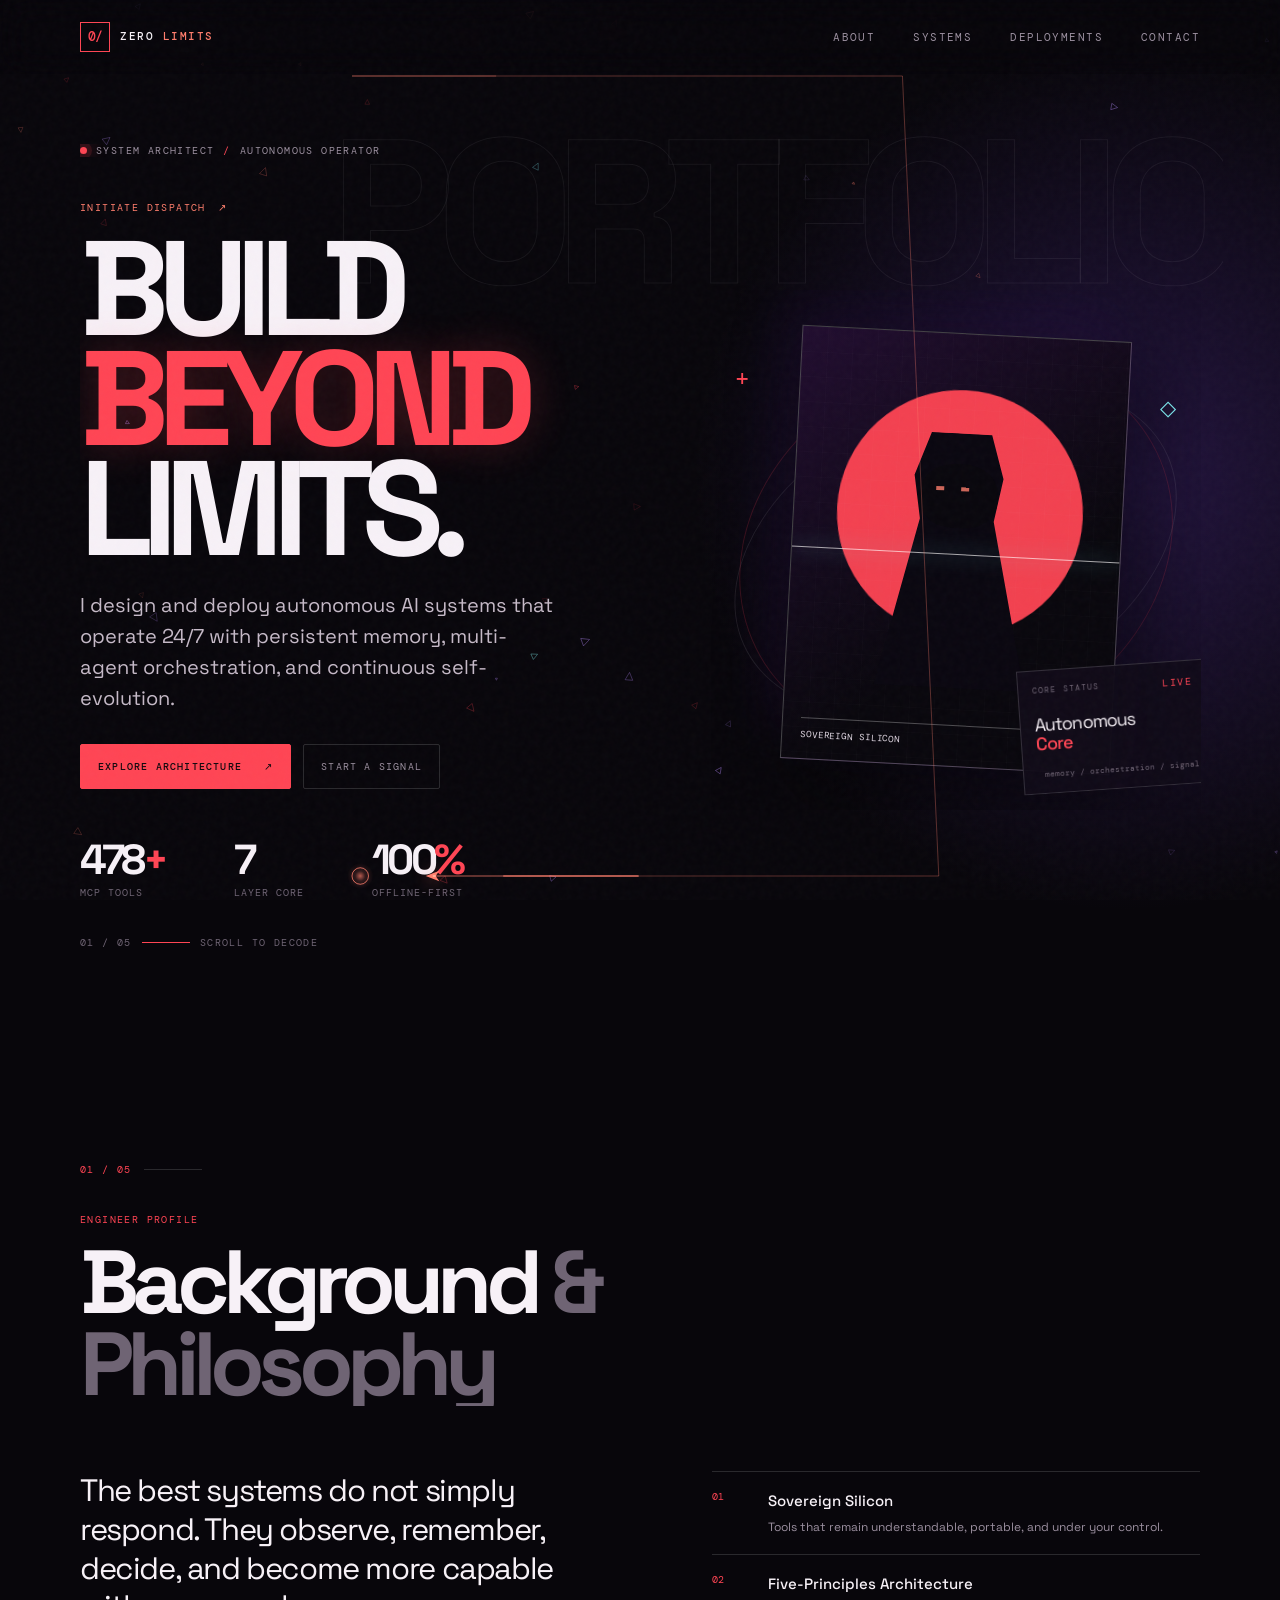
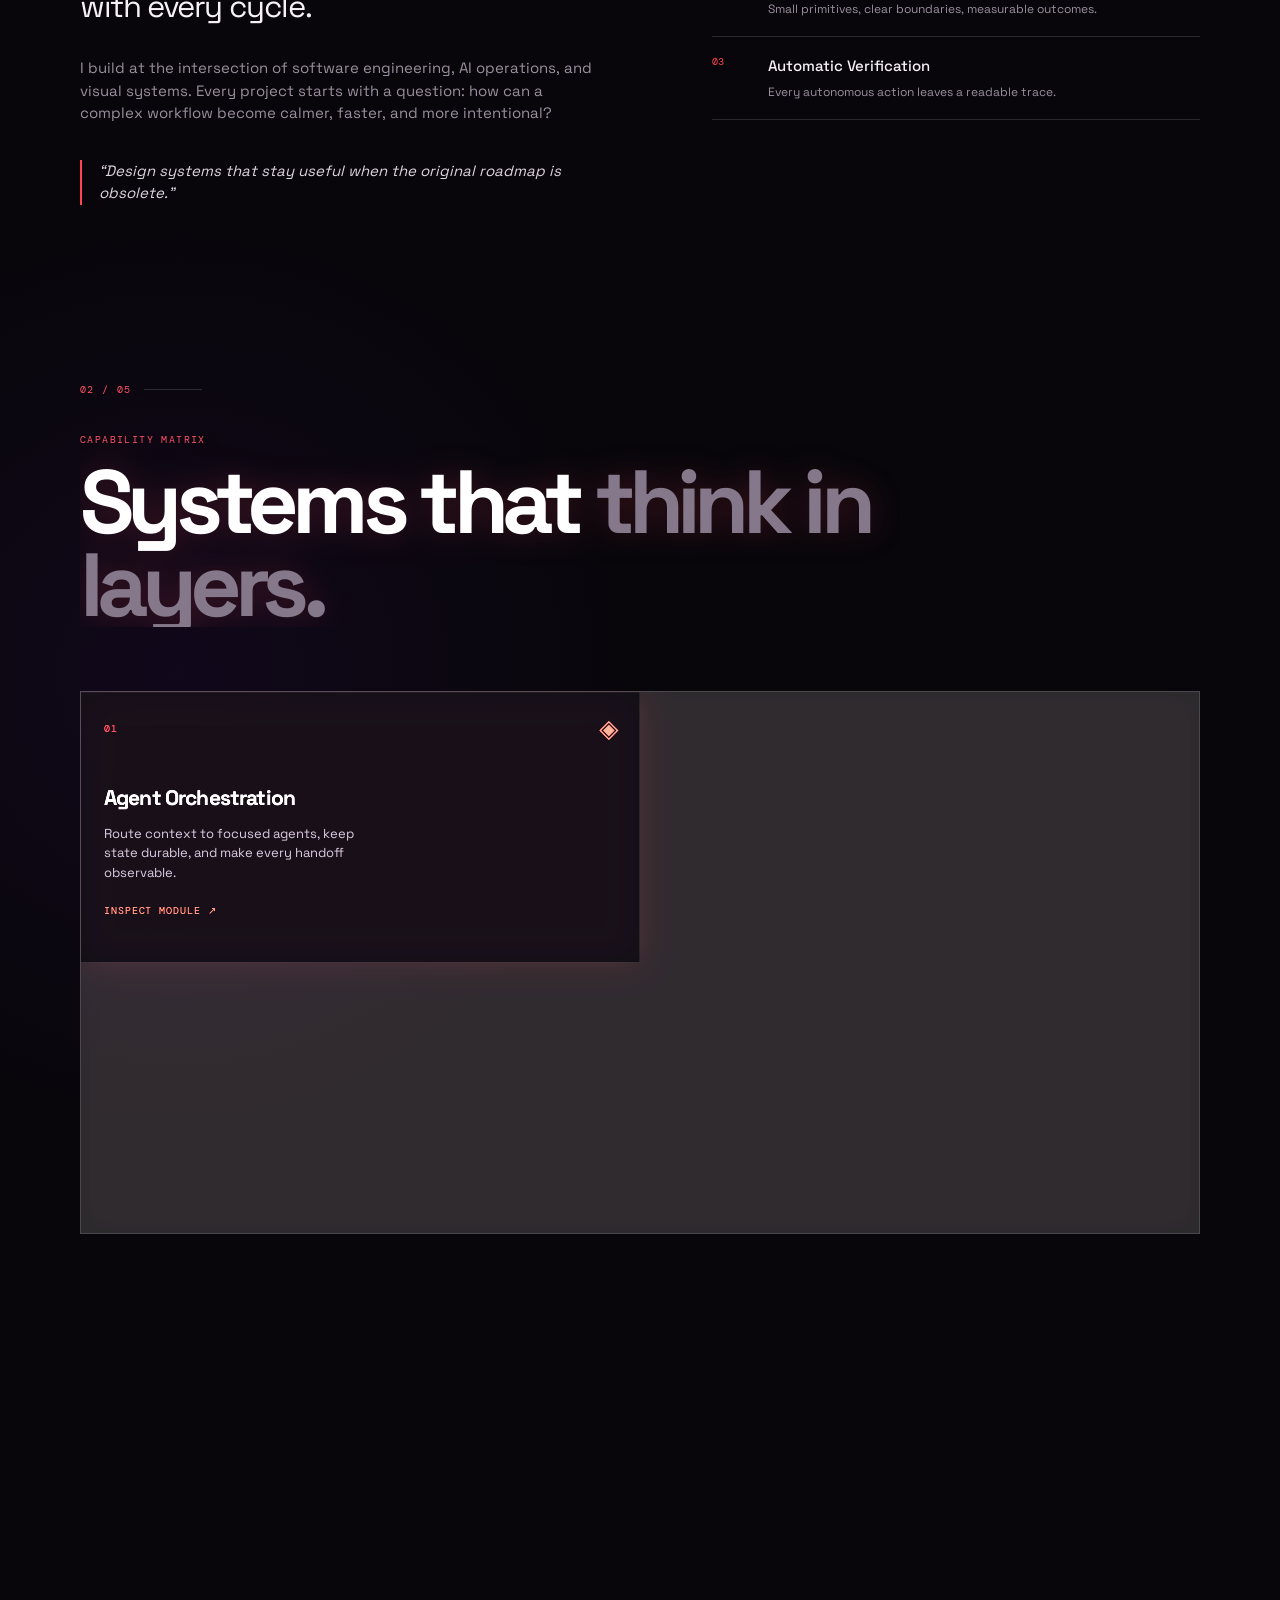
<file: index.html>
<!doctype html>
<html lang="id" class="is-opening">
<head>
  <meta charset="utf-8">
  <meta name="viewport" content="width=device-width, initial-scale=1, viewport-fit=cover">
  <meta name="theme-color" content="#09070d">
  <meta name="description" content="ZERO LIMITS — portfolio mobile-first untuk autonomous systems, AI engineering, dan creative technology.">
  <meta property="og:title" content="ZERO LIMITS — Autonomous Systems Portfolio">
  <meta property="og:description" content="Build beyond limits. Explore an independent AI engineer's systems, experiments, and flagship deployments.">
  <meta property="og:type" content="website">
  <title>ZERO LIMITS — Autonomous Systems Portfolio</title>
  <link rel="preconnect" href="https://fonts.googleapis.com">
  <link rel="preconnect" href="https://fonts.gstatic.com" crossorigin>
  <link href="https://fonts.googleapis.com/css2?family=DM+Mono:wght@400;500&family=Space+Grotesk:wght@400;500;600;700&display=swap" rel="stylesheet">
  <link rel="stylesheet" href="css/styles.css">
  <noscript><style>html.is-opening .site-header,html.is-opening main,html.is-opening .site-footer{visibility:visible!important}</style></noscript>
  <link rel="manifest" href="manifest.webmanifest">
  <link rel="icon" href="assets/icon.svg" type="image/svg+xml">
</head>
<body>
  <canvas id="particle-field" aria-hidden="true"></canvas>
  <canvas id="boot-cursors" aria-hidden="true"></canvas>
  <canvas id="brush-cursor" aria-hidden="true"></canvas>
  <div class="noise" aria-hidden="true"></div>

  <header class="site-header" data-header>
    <a class="brand" href="#top" aria-label="ZERO LIMITS home">
      <span class="brand-mark">0/</span>
      <span class="brand-name">ZERO <em>LIMITS</em></span>
    </a>
    <nav class="primary-nav" id="primary-nav" aria-label="Navigasi utama">
      <a href="#about">About</a>
      <a href="#systems">Systems</a>
      <a href="#deployments">Deployments</a>
      <a href="#contact">Contact</a>
    </nav>
    <button class="menu-toggle" type="button" aria-expanded="false" aria-controls="primary-nav" aria-label="Buka navigasi">
      <span></span><span></span>
    </button>
  </header>

  <main id="top">
    <section class="hero section-wrap" id="home">
      <div class="hero-word" aria-hidden="true">PORTFOLIO</div>
      <div class="hero-kicker reveal">
        <span class="status-dot"></span>
        SYSTEM ARCHITECT <span class="slash">/</span> AUTONOMOUS OPERATOR
      </div>
      <div class="hero-grid">
        <div class="hero-copy reveal">
          <p class="micro-label">INITIATE DISPATCH <span>↗</span></p>
          <h1><span>BUILD</span><span class="accent">BEYOND</span><span>LIMITS.</span></h1>
          <p class="hero-intro">I design and deploy autonomous AI systems that operate 24/7 with persistent memory, multi-agent orchestration, and continuous self-evolution.</p>
          <div class="hero-actions">
            <a class="button button-primary" href="#deployments">Explore architecture <span>↗</span></a>
            <a class="button button-ghost" href="#contact">Start a signal</a>
          </div>
          <div class="hero-metrics" aria-label="Key metrics">
            <div><strong>478<span>+</span></strong><small>MCP TOOLS</small></div>
            <div><strong>7</strong><small>LAYER CORE</small></div>
            <div><strong>100<span>%</span></strong><small>OFFLINE-FIRST</small></div>
          </div>
        </div>

        <div class="hero-visual reveal" aria-label="Abstract operator profile">
          <div class="visual-orbit orbit-one"></div>
          <div class="visual-orbit orbit-two"></div>
          <div class="portrait-card">
            <div class="portrait-grid"></div>
            <div class="portrait-silhouette"><span></span></div>
            <div class="portrait-scan"></div>
            <div class="portrait-caption">SOVEREIGN SILICON <span>ACTIVE</span></div>
          </div>
          <div class="core-panel">
            <div class="panel-top"><span>CORE STATUS</span><span class="live-pill">LIVE</span></div>
            <div class="core-name">Autonomous<br><b>Core</b></div>
            <div class="core-line"><i></i><span>memory / orchestration / signal</span></div>
          </div>
          <div class="floating-symbol symbol-a">+</div>
          <div class="floating-symbol symbol-b">◇</div>
        </div>
      </div>
      <a class="scroll-cue" href="#about"><span>01 / 05</span><i></i><span>SCROLL TO DECODE</span></a>
    </section>

    <section class="content-section section-wrap" id="about">
      <div class="section-index reveal">01 / 05 <span></span></div>
      <div class="section-heading reveal">
        <p class="eyebrow">ENGINEER PROFILE</p>
        <h2>Background <span>&amp; Philosophy</span></h2>
      </div>
      <div class="about-grid">
        <div class="about-copy reveal">
          <p class="lead">The best systems do not simply respond. They observe, remember, decide, and become more capable with every cycle.</p>
          <p>I build at the intersection of software engineering, AI operations, and visual systems. Every project starts with a question: how can a complex workflow become calmer, faster, and more intentional?</p>
          <blockquote>“Design systems that stay useful when the original roadmap is obsolete.”</blockquote>
        </div>
        <div class="principles reveal">
          <div class="principle"><span>01</span><div><b>Sovereign Silicon</b><small>Tools that remain understandable, portable, and under your control.</small></div></div>
          <div class="principle"><span>02</span><div><b>Five-Principles Architecture</b><small>Small primitives, clear boundaries, measurable outcomes.</small></div></div>
          <div class="principle"><span>03</span><div><b>Automatic Verification</b><small>Every autonomous action leaves a readable trace.</small></div></div>
        </div>
      </div>
    </section>

    <section class="content-section section-wrap" id="systems">
      <div class="section-index reveal">02 / 05 <span></span></div>
      <div class="section-heading reveal">
        <p class="eyebrow">CAPABILITY MATRIX</p>
        <h2>Systems that <span>think in layers.</span></h2>
      </div>
      <div class="system-grid">
        <article class="system-card reveal"><span class="card-number">01</span><span class="card-icon">◈</span><h3>Agent Orchestration</h3><p>Route context to focused agents, keep state durable, and make every handoff observable.</p><a href="#terminal" data-command="orchestrate">Inspect module ↗</a></article>
        <article class="system-card reveal"><span class="card-number">02</span><span class="card-icon">⌁</span><h3>Edge Intelligence</h3><p>Design low-latency workflows that keep working when networks, APIs, or assumptions fail.</p><a href="#terminal" data-command="edge">Inspect module ↗</a></article>
        <article class="system-card reveal"><span class="card-number">03</span><span class="card-icon">△</span><h3>Security by Design</h3><p>Threat model inputs, constrain capabilities, and ship useful defaults instead of hidden risk.</p><a href="#terminal" data-command="security">Inspect module ↗</a></article>
        <article class="system-card reveal"><span class="card-number">04</span><span class="card-icon">✦</span><h3>Creative Interfaces</h3><p>Turn dense data into calm, tactile interfaces that feel native on a small screen.</p><a href="#terminal" data-command="interface">Inspect module ↗</a></article>
      </div>
    </section>

    <section class="content-section section-wrap deployments" id="deployments">
      <div class="section-index reveal">03 / 05 <span></span></div>
      <div class="section-heading reveal">
        <p class="eyebrow">ARCHITECTURAL SHOWCASE</p>
        <h2>Flagship <span>Deployments</span></h2>
        <p class="section-note">Production-grade systems running 24/7 across silicon, blockchain mainnets, and creative endpoints.</p>
      </div>
      <div class="project-list">
        <article class="project-card project-feature reveal">
          <div class="project-top"><span class="project-type">CORE ECOSYSTEM</span><span class="project-state">ACTIVE ↗</span></div>
          <h3>SAAI <span>/ 7-Layer Autonomous AI Ecosystem</span></h3>
          <p>A persistent, self-evolving autonomous intelligence stack. 478 custom tools, cross-agent memory, and a verification loop that keeps the system honest.</p>
          <div class="project-tags"><span>AI OPERATIONS</span><span>MEMORY</span><span>ORCHESTRATION</span></div>
          <a class="project-link" href="#contact">Request a walkthrough <span>↗</span></a>
        </article>
        <article class="project-card reveal">
          <div class="project-top"><span class="project-type">INTERFACE LAB</span><span class="project-state">SHIPPED ↗</span></div>
          <h3>DISPATCH <span>/ Calm command surfaces</span></h3>
          <p>A mobile-first control surface for turning a complex queue of work into one clear next action.</p>
          <div class="project-tags"><span>MOBILE</span><span>UX SYSTEMS</span></div>
          <a class="project-link" href="#contact">Open case study <span>↗</span></a>
        </article>
        <article class="project-card reveal">
          <div class="project-top"><span class="project-type">EDGE LAB</span><span class="project-state">EXPERIMENTAL ↗</span></div>
          <h3>GHOST NODE <span>/ Local-first automation</span></h3>
          <p>Small, resilient automations that run close to the user and fail gracefully when the cloud disappears.</p>
          <div class="project-tags"><span>LINUX</span><span>ANDROID</span><span>LOCAL</span></div>
          <a class="project-link" href="#contact">See the lab notes <span>↗</span></a>
        </article>
      </div>
    </section>

    <section class="terminal-section section-wrap" id="terminal">
      <div class="terminal reveal">
        <div class="terminal-bar"><div><i></i><i></i><i></i></div><span>zero-limits / dispatch.sh</span><span>v1.0.0</span></div>
        <div class="terminal-body">
          <p><span class="prompt">$</span> <span id="terminal-command">./zero-limits --status</span></p>
          <pre id="terminal-output">INITIALISING CORE...\n[ok] memory layer online\n[ok] agent mesh connected\n[ok] verification loop armed\n\nReady for your signal.</pre>
          <div class="terminal-input-row"><span class="prompt">$</span><input id="terminal-input" type="text" placeholder="type a command" autocomplete="off" aria-label="Terminal command"><button id="terminal-submit" type="button">RUN</button></div>
          <div class="terminal-suggestions"><button type="button" data-terminal-command="status">status</button><button type="button" data-terminal-command="stack">stack</button><button type="button" data-terminal-command="connect">connect</button></div>
        </div>
      </div>
    </section>

    <section class="content-section contact-section section-wrap" id="contact">
      <div class="section-index reveal">04 / 05 <span></span></div>
      <div class="section-heading reveal">
        <p class="eyebrow">OPEN CHANNEL</p>
        <h2>Send a <span>signal.</span></h2>
        <p class="section-note">Tell me what you are building, what is stuck, or what should exist next.</p>
      </div>
      <form class="contact-form reveal" name="contact" method="POST" data-netlify="true" netlify-honeypot="bot-field" action="success.html">
        <input type="hidden" name="form-name" value="contact">
        <p class="hidden-field"><label>Do not fill this out: <input name="bot-field"></label></p>
        <label><span>YOUR NAME</span><input name="name" type="text" required placeholder="How should I call you?"></label>
        <label><span>YOUR EMAIL</span><input name="email" type="email" required placeholder="hello@example.com"></label>
        <label><span>THE BRIEF</span><textarea name="message" rows="4" required placeholder="Describe the system, product, or idea..."></textarea></label>
        <button class="button button-primary" type="submit">Transmit message <span>↗</span></button>
      </form>
    </section>
  </main>

  <footer class="site-footer section-wrap">
    <div class="footer-brand"><span class="brand-mark">0/</span><span>ZERO LIMITS</span></div>
    <div class="footer-meta"><span>BUILT FOR THE NEXT LOOP</span><span>© <span id="year"></span> ZERO LIMITS</span></div>
  </footer>

  <script src="js/app.js" defer></script>
</body>
</html>
</file>
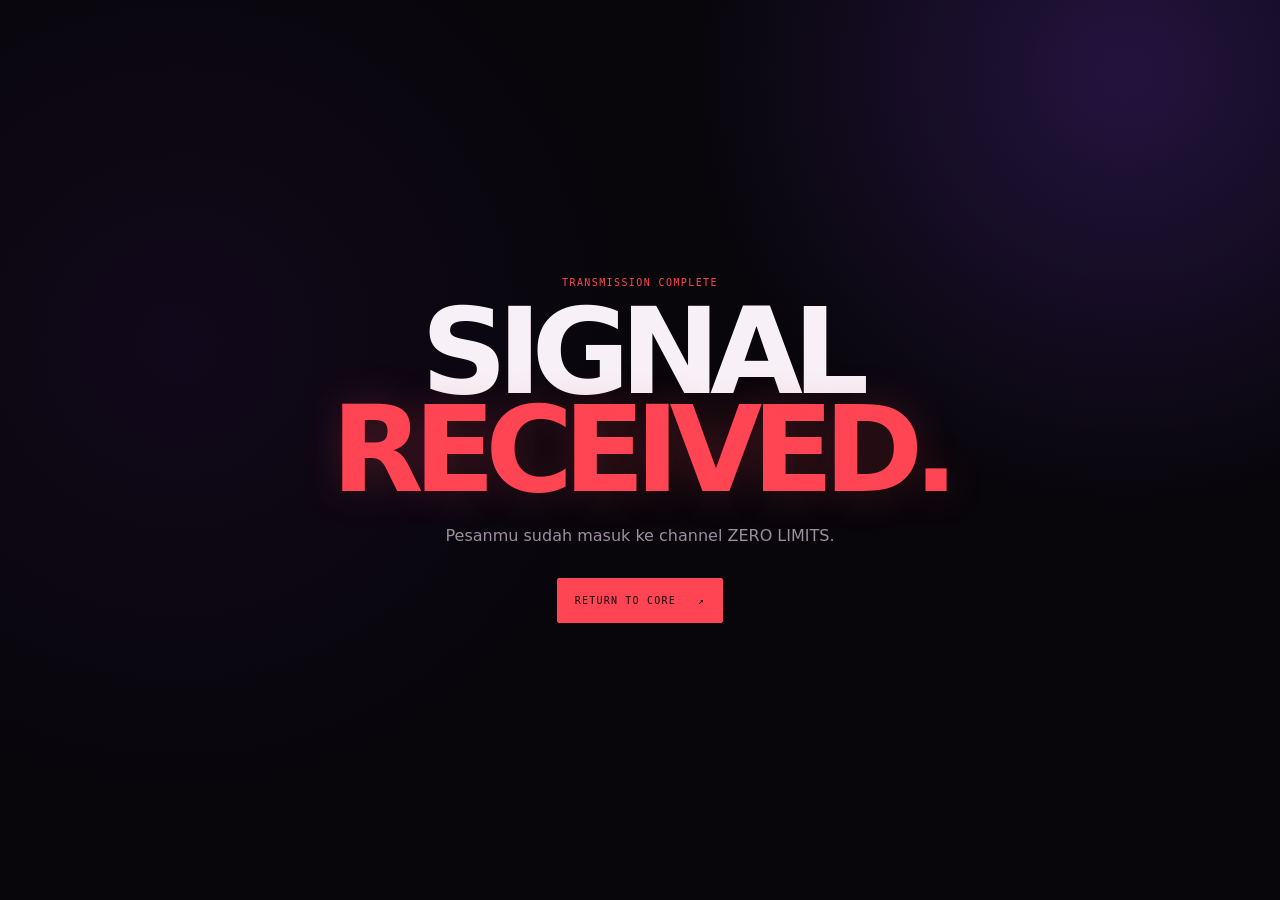
<file: success.html>
<!doctype html>
<html lang="id">
<head>
  <meta charset="utf-8">
  <meta name="viewport" content="width=device-width, initial-scale=1">
  <meta name="theme-color" content="#09070d">
  <title>Signal received — ZERO LIMITS</title>
  <link rel="stylesheet" href="css/styles.css">
</head>
<body>
  <main class="section-wrap" style="min-height:100svh;display:grid;place-items:center;text-align:center;padding-block:80px">
    <div>
      <p class="eyebrow">TRANSMISSION COMPLETE</p>
      <h1 style="font-size:clamp(55px,13vw,120px)">SIGNAL<br><span class="accent">RECEIVED.</span></h1>
      <p style="max-width:420px;margin:0 auto 30px;color:var(--muted)">Pesanmu sudah masuk ke channel ZERO LIMITS.</p>
      <a class="button button-primary" href="/">Return to core <span>↗</span></a>
    </div>
  </main>
</body>
</html>
</file>
<file: css/styles.css>
:root {
  --bg: #08060b;
  --panel: rgba(21, 14, 30, .78);
  --panel-solid: #130d1b;
  --ink: #f7f1f7;
  --muted: #9b8f9f;
  --muted-2: #6f6474;
  --line: rgba(255, 255, 255, .14);
  --line-soft: rgba(255, 255, 255, .08);
  --acid: #ff4554;
  --acid-2: #ff7d6c;
  --violet: #4f2c9b;
  --cyan: #7de8ed;
  --mono: "DM Mono", ui-monospace, SFMono-Regular, Menlo, monospace;
  --display: "Space Grotesk", Inter, system-ui, sans-serif;
  --ease: cubic-bezier(.2, .75, .2, 1);
}

* { box-sizing: border-box; }
html { scroll-behavior: smooth; background: var(--bg); }
body {
  margin: 0;
  overflow-x: hidden;
  color: var(--ink);
  background:
    radial-gradient(circle at 88% 8%, rgba(78, 42, 146, .38), transparent 27rem),
    radial-gradient(circle at 14% 38%, rgba(55, 18, 94, .19), transparent 28rem),
    var(--bg);
  font-family: var(--display);
  line-height: 1.5;
}
body::selection { color: #09070d; background: var(--acid-2); }
a { color: inherit; text-decoration: none; }
button, input, textarea { font: inherit; }
button { color: inherit; }

#particle-field, #boot-cursors, #brush-cursor, .noise { position: fixed; inset: 0; pointer-events: none; }
#particle-field { z-index: 0; opacity: .72; transition: opacity .65s var(--ease); }
#boot-cursors {
  z-index: 26;
  width: 100%;
  height: 100%;
  opacity: 1;
  visibility: visible;
  transition: opacity .7s ease, visibility 0s linear 0s;
}
#boot-cursors.is-complete {
  opacity: 0;
  visibility: hidden;
  transition: opacity .7s ease, visibility 0s linear .7s;
}
html.is-opening:not(.boot-ready) .site-header,
html.is-opening:not(.boot-ready) main,
html.is-opening:not(.boot-ready) .site-footer { visibility: hidden; }
html.is-opening #particle-field { opacity: 0; }
html.is-opening .noise { opacity: 0; }
html.is-opening.boot-background-visible #particle-field { opacity: .72; }
html.is-opening.boot-background-visible .noise { opacity: .035; }
html.is-opening #brush-cursor { opacity: 0 !important; }
html.is-opening .boot-item:not(.boot-visible) {
  opacity: 0 !important;
  visibility: hidden !important;
  transform: translateY(16px) scale(.985);
  clip-path: inset(0 0 100% 0);
}
html.is-opening .boot-item.boot-visible {
  opacity: 1 !important;
  visibility: visible !important;
  transform: none !important;
  clip-path: inset(0) !important;
  animation: boot-item-in .72s var(--ease) both;
}
html.is-opening .boot-item.boot-targeting {
  filter: brightness(1.2) drop-shadow(0 0 16px rgba(255, 69, 84, .2));
}
@keyframes boot-item-in {
  0% { opacity: 0; transform: translateY(16px) scale(.985); clip-path: inset(0 0 100% 0); }
  60% { opacity: 1; clip-path: inset(0 0 0 0); }
  100% { opacity: 1; transform: none; clip-path: inset(0); }
}
#brush-cursor {
  z-index: 30;
  width: 100%;
  height: 100%;
  opacity: 0;
  mix-blend-mode: screen;
  transition: opacity .25s ease;
}
@media (hover: hover) and (pointer: fine) {
  body { cursor: none; }
  a, button, input, textarea, [role="button"] { cursor: none; }
}
.brush-hover-target {
  transition: filter .25s ease, text-shadow .25s ease, box-shadow .25s ease;
}
.brush-hover-target.brush-is-hovered {
  filter: brightness(1.08);
  text-shadow: 0 0 16px rgba(255, 125, 108, .24);
}
.system-card.brush-is-hovered, .project-card.brush-is-hovered {
  box-shadow: 0 0 0 1px rgba(255, 69, 84, .18), 0 15px 45px rgba(0, 0, 0, .2);
}
.noise {
  z-index: 20;
  opacity: .035;
  transition: opacity .65s var(--ease);
  background-image: url("data:image/svg+xml,%3Csvg viewBox='0 0 160 160' xmlns='http://www.w3.org/2000/svg'%3E%3Cfilter id='n'%3E%3CfeTurbulence type='fractalNoise' baseFrequency='.9' numOctaves='3' stitchTiles='stitch'/%3E%3C/filter%3E%3Crect width='100%25' height='100%25' filter='url(%23n)' opacity='.8'/%3E%3C/svg%3E");
}
.site-header, main, .site-footer { position: relative; z-index: 2; }
.section-wrap { width: min(1120px, calc(100% - 40px)); margin-inline: auto; }

.site-header {
  position: fixed;
  top: 0;
  left: 0;
  right: 0;
  display: flex;
  align-items: center;
  justify-content: space-between;
  height: 74px;
  padding: 0 max(20px, calc((100vw - 1120px) / 2));
  border-bottom: 1px solid transparent;
  background: rgba(8, 6, 11, .22);
  backdrop-filter: blur(16px);
  transition: background .3s ease, border-color .3s ease;
}
.site-header.is-scrolled { background: rgba(8, 6, 11, .84); border-color: var(--line-soft); }
.brand, .footer-brand { display: inline-flex; align-items: center; gap: 10px; font-family: var(--mono); font-size: 11px; letter-spacing: .14em; font-weight: 500; }
.brand-mark { display: grid; place-items: center; width: 30px; height: 30px; color: var(--acid); border: 1px solid var(--acid); font-size: 13px; letter-spacing: -.1em; }
.brand-name em { color: var(--acid-2); font-style: normal; }
.primary-nav { display: flex; gap: clamp(18px, 3vw, 38px); align-items: center; font: 11px var(--mono); text-transform: uppercase; letter-spacing: .13em; color: var(--muted); }
.primary-nav a { transition: color .2s ease; }
.primary-nav a:hover, .primary-nav a:focus-visible { color: var(--ink); }
.menu-toggle { display: none; border: 0; background: none; padding: 8px 0 8px 10px; }
.menu-toggle span { display: block; width: 25px; height: 1px; margin: 5px 0; background: var(--ink); transition: transform .25s ease; }

.hero { min-height: min(960px, 100svh); padding-top: clamp(130px, 16vh, 190px); padding-bottom: 85px; position: relative; }
.hero-word {
  position: absolute; z-index: -1; top: 125px; right: -22px;
  color: transparent; -webkit-text-stroke: 1px rgba(255,255,255,.06);
  font-size: clamp(76px, 16vw, 220px); font-weight: 700; line-height: .85; letter-spacing: -.09em;
  pointer-events: none; user-select: none;
}
.hero-kicker, .eyebrow, .micro-label, .section-index, .project-type, .project-state, .card-number, .hero-metrics small, .panel-top, .live-pill, .scroll-cue, .footer-meta { font: 10px var(--mono); letter-spacing: .14em; text-transform: uppercase; }
.hero-kicker { display: flex; align-items: center; gap: 9px; color: var(--muted); }
.status-dot { width: 7px; height: 7px; border-radius: 50%; background: var(--acid); box-shadow: 0 0 0 5px rgba(255,69,84,.12), 0 0 18px var(--acid); }
.slash { color: var(--acid); }
.hero-grid { display: grid; grid-template-columns: minmax(0, 1.05fr) minmax(320px, .95fr); align-items: center; gap: clamp(42px, 7vw, 110px); margin-top: 44px; }
.micro-label { color: var(--acid-2); margin: 0 0 20px; }
.micro-label span { margin-left: 5px; }
h1, h2, h3, p { margin-top: 0; }
h1 { max-width: 720px; margin-bottom: 25px; font-size: clamp(65px, 10.5vw, 145px); line-height: .82; letter-spacing: -.085em; font-weight: 700; }
h1 span { display: block; }
h1 .accent { color: var(--acid); text-shadow: 0 0 40px rgba(255,69,84,.24); }
.hero-intro { max-width: 480px; color: #c6bac8; font-size: clamp(16px, 1.7vw, 20px); line-height: 1.55; }
.hero-actions { display: flex; flex-wrap: wrap; gap: 12px; margin: 30px 0 50px; }
.button { display: inline-flex; align-items: center; justify-content: center; gap: 22px; min-height: 45px; padding: 0 17px; border: 1px solid var(--line); border-radius: 2px; font: 10px var(--mono); letter-spacing: .12em; text-transform: uppercase; transition: transform .25s var(--ease), background .25s ease, border-color .25s ease; }
.button:hover, .button:focus-visible { transform: translateY(-3px); border-color: rgba(255,255,255,.38); }
.button-primary { color: #10080d; background: var(--acid); border-color: var(--acid); font-weight: 500; }
.button-primary:hover, .button-primary:focus-visible { background: var(--acid-2); border-color: var(--acid-2); }
.button-ghost { color: var(--muted); }
.hero-metrics { display: flex; gap: clamp(25px, 6vw, 68px); }
.hero-metrics div { display: grid; gap: 5px; }
.hero-metrics strong { font-size: clamp(25px, 4vw, 42px); line-height: 1; letter-spacing: -.08em; }
.hero-metrics strong span { color: var(--acid); }
.hero-metrics small { color: var(--muted-2); letter-spacing: .1em; }

.hero-visual { min-height: 520px; position: relative; display: grid; place-items: center; }
.visual-orbit { position: absolute; border: 1px solid rgba(255,255,255,.09); border-radius: 50%; transform: rotate(-24deg); }
.orbit-one { width: 95%; height: 58%; }
.orbit-two { width: 76%; height: 86%; transform: rotate(64deg); border-color: rgba(255,69,84,.18); }
.portrait-card { position: relative; overflow: hidden; width: min(330px, 74vw); aspect-ratio: .76; border: 1px solid rgba(255,255,255,.24); background: linear-gradient(142deg, #210d2f 0%, #09070d 64%); box-shadow: 20px 25px 80px rgba(0,0,0,.5), -18px -25px 60px rgba(75,34,130,.13); transform: rotate(3deg); }
.portrait-grid { position: absolute; inset: 0; background-image: linear-gradient(rgba(255,255,255,.06) 1px, transparent 1px), linear-gradient(90deg, rgba(255,255,255,.06) 1px, transparent 1px); background-size: 25px 25px; opacity: .3; }
.portrait-card::before { content: ""; position: absolute; width: 75%; aspect-ratio: 1; top: 13%; left: 13%; border-radius: 50%; background: var(--acid); filter: blur(.5px); opacity: .95; }
.portrait-silhouette { position: absolute; left: 27%; bottom: 18%; width: 46%; height: 59%; background: #0a0710; clip-path: polygon(30% 0, 70% 0, 79% 17%, 74% 34%, 100% 100%, 0 100%, 25% 34%, 20% 17%); }
.portrait-silhouette::after { content: ""; position: absolute; top: 12%; left: 24%; width: 52%; height: 25%; border-radius: 45% 45% 42% 42%; background: #09070d; }
.portrait-silhouette span { position: absolute; z-index: 1; top: 21%; left: 35%; width: 8px; height: 4px; background: var(--acid-2); box-shadow: 25px 0 var(--acid-2); opacity: .8; }
.portrait-scan { position: absolute; left: 0; right: 0; top: 51%; height: 1px; background: rgba(255,255,255,.65); box-shadow: 0 0 20px var(--cyan); animation: scan 3.8s ease-in-out infinite; }
@keyframes scan { 0%, 100% { transform: translateY(-120px); opacity: 0; } 20%, 75% { opacity: .75; } 50% { transform: translateY(115px); } }
.portrait-caption { position: absolute; bottom: 18px; left: 18px; right: 18px; padding-top: 10px; border-top: 1px solid rgba(255,255,255,.28); font: 9px var(--mono); letter-spacing: .1em; color: #e5dce7; }
.portrait-caption span { float: right; color: var(--acid); }
.core-panel { position: absolute; right: -2%; bottom: 4%; width: 190px; padding: 14px; border: 1px solid var(--line); background: rgba(17,11,24,.88); backdrop-filter: blur(12px); transform: rotate(-4deg); }
.panel-top { display: flex; justify-content: space-between; color: var(--muted-2); font-size: 8px; }
.live-pill { color: var(--acid); }
.core-name { margin: 18px 0 15px; color: var(--ink); font-size: 18px; line-height: 1.05; letter-spacing: -.05em; }
.core-name b { color: var(--acid); font-weight: 500; }
.core-line { display: flex; align-items: center; gap: 7px; color: var(--muted-2); font: 8px var(--mono); white-space: nowrap; }
.core-line i { width: 5px; height: 5px; background: var(--cyan); border-radius: 50%; box-shadow: 0 0 10px var(--cyan); }
.floating-symbol { position: absolute; color: var(--acid); font: 24px var(--mono); animation: float 4s ease-in-out infinite; }
.symbol-a { top: 14%; left: 5%; }
.symbol-b { right: 5%; top: 20%; color: var(--cyan); font-size: 21px; animation-delay: -1.5s; }
@keyframes float { 0%, 100% { transform: translateY(0) rotate(0deg); } 50% { transform: translateY(-14px) rotate(12deg); } }
.scroll-cue { position: absolute; bottom: 35px; left: 0; display: flex; align-items: center; gap: 10px; color: var(--muted-2); }
.scroll-cue i { display: block; width: 48px; height: 1px; background: var(--acid); }

.content-section { padding-top: clamp(105px, 14vw, 180px); }
.section-index { display: flex; align-items: center; gap: 12px; color: var(--acid); }
.section-index span { display: block; width: 58px; height: 1px; background: var(--line); }
.section-heading { margin-top: 37px; max-width: 820px; }
.eyebrow { margin-bottom: 15px; color: var(--acid); }
h2 { margin-bottom: 0; font-size: clamp(42px, 7vw, 90px); line-height: .92; letter-spacing: -.075em; }
h2 span { color: var(--muted-2); }
.section-note { max-width: 460px; margin: 21px 0 0; color: var(--muted); font-size: 15px; }
.about-grid { display: grid; grid-template-columns: 1.04fr .96fr; gap: clamp(40px, 8vw, 120px); margin-top: 65px; }
.about-copy { color: var(--muted); font-size: 15px; }
.about-copy .lead { color: var(--ink); font-size: clamp(22px, 3vw, 31px); line-height: 1.25; letter-spacing: -.045em; }
.about-copy blockquote { margin: 35px 0 0; padding-left: 17px; border-left: 2px solid var(--acid); color: #ded3df; font-size: 15px; font-style: italic; }
.principles { display: grid; align-content: start; gap: 0; }
.principle { display: grid; grid-template-columns: 42px 1fr; gap: 14px; padding: 18px 0; border-top: 1px solid var(--line); }
.principle:last-child { border-bottom: 1px solid var(--line); }
.principle > span { color: var(--acid); font: 10px var(--mono); }
.principle b { display: block; margin-bottom: 5px; font-size: 15px; font-weight: 500; }
.principle small { display: block; color: var(--muted); font-size: 12px; line-height: 1.5; }

.system-grid { display: grid; grid-template-columns: repeat(2, 1fr); gap: 1px; margin-top: 65px; border: 1px solid var(--line); background: var(--line); }
.system-card { position: relative; min-height: 270px; padding: 23px; background: rgba(11,8,15,.9); transition: background .3s ease, transform .3s var(--ease); }
.system-card:hover { z-index: 1; background: #170e20; transform: translateY(-4px); }
.card-number { color: var(--acid); }
.card-icon { position: absolute; top: 18px; right: 21px; color: var(--acid-2); font-size: 25px; }
.system-card h3 { margin: 43px 0 10px; font-size: 21px; letter-spacing: -.04em; }
.system-card p { max-width: 280px; min-height: 60px; color: var(--muted); font-size: 13px; }
.system-card a, .project-link { color: var(--acid-2); font: 10px var(--mono); letter-spacing: .09em; text-transform: uppercase; }
.system-card a:hover, .project-link:hover { color: var(--ink); }

.project-list { display: grid; gap: 12px; margin-top: 60px; }
.project-card { position: relative; padding: 24px; border: 1px solid var(--line); background: linear-gradient(115deg, rgba(28,14,35,.8), rgba(10,7,13,.86)); overflow: hidden; }
.project-card::before { content: ""; position: absolute; inset: auto -20% -80% 40%; height: 190px; background: var(--acid); opacity: .07; filter: blur(45px); transform: rotate(-15deg); }
.project-feature { padding: clamp(28px, 5vw, 55px); border-color: rgba(255,69,84,.4); background: radial-gradient(circle at 85% 20%, rgba(255,69,84,.2), transparent 28%), linear-gradient(115deg, rgba(42,17,40,.95), rgba(9,7,13,.92)); }
.project-top { display: flex; justify-content: space-between; gap: 15px; color: var(--muted-2); }
.project-state { color: var(--acid); }
.project-card h3 { max-width: 700px; margin: 33px 0 15px; font-size: clamp(26px, 4vw, 50px); line-height: 1; letter-spacing: -.07em; }
.project-card h3 span { color: var(--muted-2); font-size: .5em; font-weight: 400; letter-spacing: -.04em; }
.project-card p { position: relative; max-width: 570px; color: var(--muted); font-size: 14px; }
.project-tags { position: relative; display: flex; flex-wrap: wrap; gap: 7px; margin: 25px 0 28px; }
.project-tags span { padding: 6px 8px; border: 1px solid var(--line); color: var(--muted); font: 9px var(--mono); letter-spacing: .1em; }
.project-link { position: relative; display: inline-flex; gap: 13px; }

.terminal-section { padding-top: clamp(95px, 13vw, 160px); }
.terminal { border: 1px solid rgba(125,232,237,.26); background: rgba(6,11,15,.85); box-shadow: 0 0 70px rgba(40,123,137,.08); }
.terminal-bar { display: flex; align-items: center; justify-content: space-between; gap: 15px; min-height: 42px; padding: 0 15px; border-bottom: 1px solid rgba(125,232,237,.2); color: var(--muted-2); font: 9px var(--mono); }
.terminal-bar div { display: flex; gap: 5px; }
.terminal-bar i { display: block; width: 6px; height: 6px; border-radius: 50%; background: #d74358; }
.terminal-bar i:nth-child(2) { background: #d2a94b; }
.terminal-bar i:nth-child(3) { background: #70c37a; }
.terminal-body { padding: 24px; color: #b9e9e6; font: 12px/1.8 var(--mono); }
.terminal-body p { margin: 0 0 9px; }
.prompt { color: var(--acid); }
#terminal-output { min-height: 155px; margin: 0; color: #86c6c5; white-space: pre-wrap; font: inherit; }
.terminal-input-row { display: flex; align-items: center; gap: 8px; border-bottom: 1px solid rgba(125,232,237,.25); }
.terminal-input-row input { flex: 1; min-width: 0; padding: 8px 0; border: 0; outline: 0; color: var(--ink); background: transparent; font: inherit; }
.terminal-input-row input::placeholder { color: #517579; }
.terminal-input-row button { padding: 7px 0 7px 10px; border: 0; background: transparent; color: var(--cyan); font: 10px var(--mono); cursor: pointer; }
.terminal-suggestions { display: flex; gap: 9px; margin-top: 15px; }
.terminal-suggestions button { padding: 5px 8px; border: 1px solid rgba(125,232,237,.2); background: transparent; color: #669797; font: 9px var(--mono); cursor: pointer; }
.terminal-suggestions button:hover { color: var(--cyan); border-color: var(--cyan); }

.contact-section { padding-bottom: 140px; }
.contact-form { display: grid; gap: 22px; max-width: 650px; margin-top: 60px; }
.contact-form label { display: grid; gap: 9px; }
.contact-form label > span { color: var(--acid); font: 10px var(--mono); letter-spacing: .13em; }
.contact-form input, .contact-form textarea { width: 100%; resize: vertical; padding: 12px 0; border: 0; border-bottom: 1px solid var(--line); outline: 0; color: var(--ink); background: transparent; font-size: 15px; transition: border-color .2s ease; }
.contact-form input:focus, .contact-form textarea:focus { border-color: var(--acid); }
.contact-form input::placeholder, .contact-form textarea::placeholder { color: var(--muted-2); }
.contact-form .button { justify-self: start; margin-top: 10px; cursor: pointer; }
.hidden-field { position: absolute; left: -9999px; }
.site-footer { display: flex; justify-content: space-between; align-items: center; gap: 20px; padding-top: 23px; padding-bottom: 28px; border-top: 1px solid var(--line); }
.footer-meta { display: flex; gap: 20px; color: var(--muted-2); font-size: 8px; }
.footer-brand { color: var(--muted); }

.reveal { opacity: 0; transform: translateY(18px); transition: opacity .75s var(--ease), transform .75s var(--ease); }
.reveal.is-visible { opacity: 1; transform: none; }

@media (max-width: 760px) {
  .section-wrap { width: min(100% - 32px, 560px); }
  .site-header { height: 65px; padding-inline: 16px; }
  .menu-toggle { display: block; }
  .primary-nav { position: absolute; top: 64px; left: 12px; right: 12px; display: grid; gap: 0; padding: 7px; border: 1px solid var(--line); background: rgba(15,9,20,.96); transform: translateY(-15px); opacity: 0; visibility: hidden; transition: opacity .25s ease, transform .25s ease, visibility .25s ease; }
  .primary-nav.is-open { transform: none; opacity: 1; visibility: visible; }
  .primary-nav a { padding: 15px 13px; border-bottom: 1px solid var(--line-soft); }
  .primary-nav a:last-child { border-bottom: 0; }
  .menu-toggle[aria-expanded="true"] span:first-child { transform: translateY(3px) rotate(45deg); }
  .menu-toggle[aria-expanded="true"] span:last-child { transform: translateY(-3px) rotate(-45deg); }
  .hero { min-height: auto; padding-top: 125px; padding-bottom: 72px; }
  .hero-word { top: 116px; right: -4px; font-size: 70px; }
  .hero-kicker { font-size: 8px; }
  .hero-grid { display: flex; flex-direction: column; align-items: stretch; gap: 58px; margin-top: 35px; }
  h1 { font-size: clamp(57px, 16.5vw, 105px); }
  .hero-intro { font-size: 15px; }
  .hero-actions { margin-bottom: 38px; }
  .button { min-height: 43px; padding-inline: 13px; font-size: 9px; }
  .hero-metrics { justify-content: space-between; gap: 10px; }
  .hero-metrics strong { font-size: 28px; }
  .hero-metrics small { font-size: 8px; }
  .hero-visual { min-height: 430px; margin-inline: -5px; }
  .portrait-card { width: min(270px, 72vw); }
  .core-panel { right: 0; bottom: 2%; width: 166px; }
  .scroll-cue { position: relative; bottom: auto; margin-top: 28px; font-size: 8px; }
  .content-section { padding-top: 100px; }
  .section-heading { margin-top: 28px; }
  h2 { font-size: clamp(40px, 12vw, 65px); }
  .about-grid { display: block; margin-top: 42px; }
  .principles { margin-top: 42px; }
  .system-grid { grid-template-columns: 1fr; margin-top: 42px; }
  .system-card { min-height: 235px; }
  .project-list { margin-top: 42px; }
  .project-card { padding: 20px; }
  .project-card h3 { margin-top: 28px; font-size: 30px; }
  .project-card h3 span { display: block; margin-top: 7px; font-size: 14px; }
  .terminal-section { padding-top: 100px; }
  .terminal-body { padding: 18px; font-size: 10px; }
  #terminal-output { min-height: 170px; }
  .contact-section { padding-bottom: 95px; }
  .contact-form { margin-top: 42px; }
  .site-footer { display: grid; gap: 14px; }
  .footer-meta { justify-content: space-between; font-size: 7px; }
}

@media (prefers-reduced-motion: reduce) {
  *, *::before, *::after { scroll-behavior: auto !important; animation-duration: .01ms !important; animation-iteration-count: 1 !important; transition-duration: .01ms !important; }
  #particle-field, #boot-cursors, #brush-cursor { display: none; }
  html.is-opening .boot-item:not(.boot-visible) { opacity: 1 !important; visibility: visible !important; transform: none; clip-path: none; }
  .reveal { opacity: 1; transform: none; }
}
</file>
